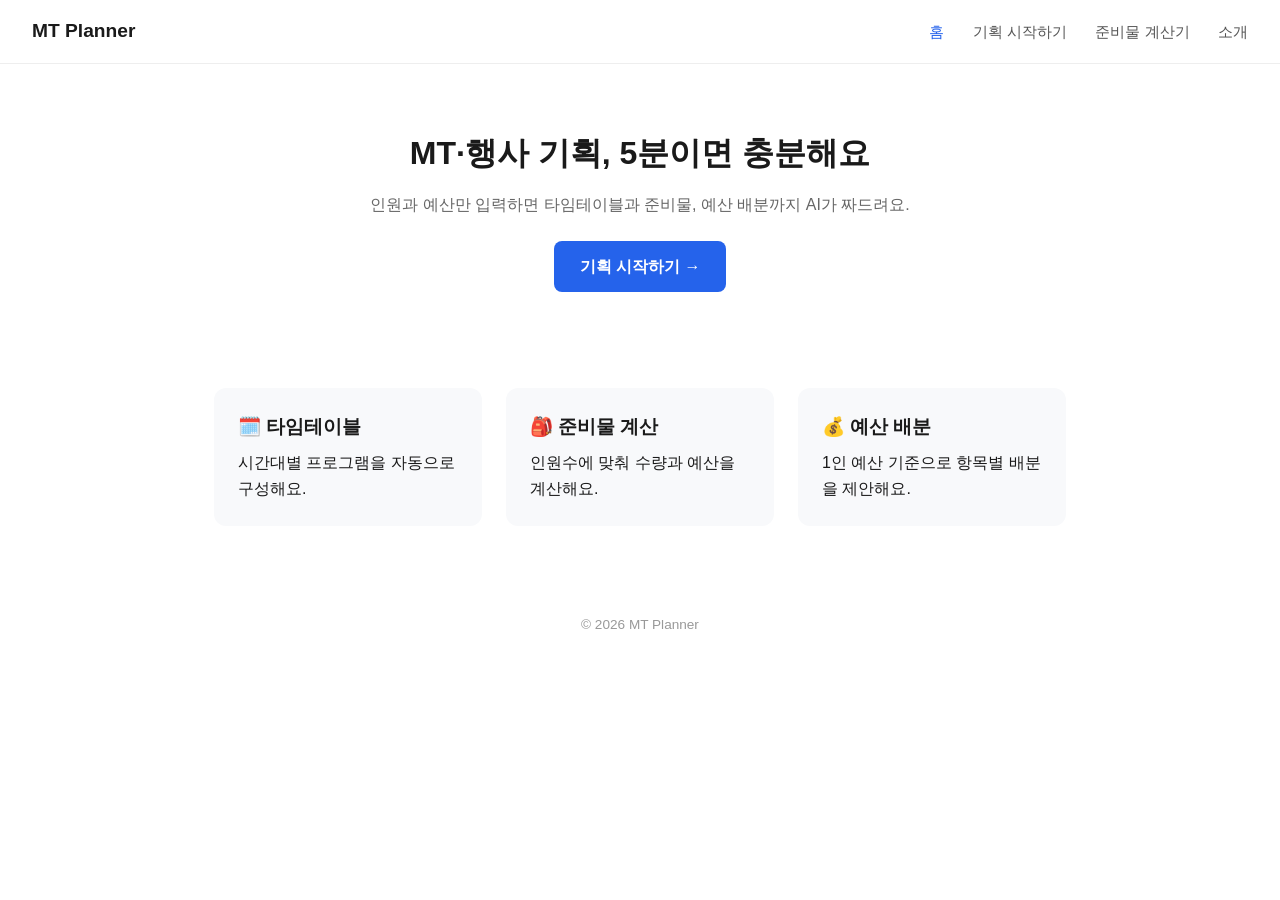
<file: index.html>
<!DOCTYPE html>
<html lang="ko">
<head>
  <meta charset="UTF-8">
  <meta name="viewport" content="width=device-width, initial-scale=1.0">
  <title>MT Planner — 학과 행사 기획 도우미</title>
  <link rel="stylesheet" href="css/style.css">
</head>
<body>

  <header class="nav">
    <a href="index.html" class="logo">MT Planner</a>
    <nav>
      <a href="index.html" class="active">홈</a>
      <a href="plan.html">기획 시작하기</a>
      <a href="checklist.html">준비물 계산기</a>
      <a href="about.html">소개</a>
    </nav>
  </header>

  <main class="hero">
    <h1>MT·행사 기획, 5분이면 충분해요</h1>
    <p>인원과 예산만 입력하면 타임테이블과 준비물, 예산 배분까지 AI가 짜드려요.</p>
    <a href="plan.html" class="btn-primary">기획 시작하기 →</a>
  </main>

  <section class="features">
    <div class="feature-card">
      <h3>🗓️ 타임테이블</h3>
      <p>시간대별 프로그램을 자동으로 구성해요.</p>
    </div>
    <div class="feature-card">
      <h3>🎒 준비물 계산</h3>
      <p>인원수에 맞춰 수량과 예산을 계산해요.</p>
    </div>
    <div class="feature-card">
      <h3>💰 예산 배분</h3>
      <p>1인 예산 기준으로 항목별 배분을 제안해요.</p>
    </div>
  </section>

  <footer>
    <p>&copy; 2026 MT Planner</p>
  </footer>

</body>
</html>
</file>
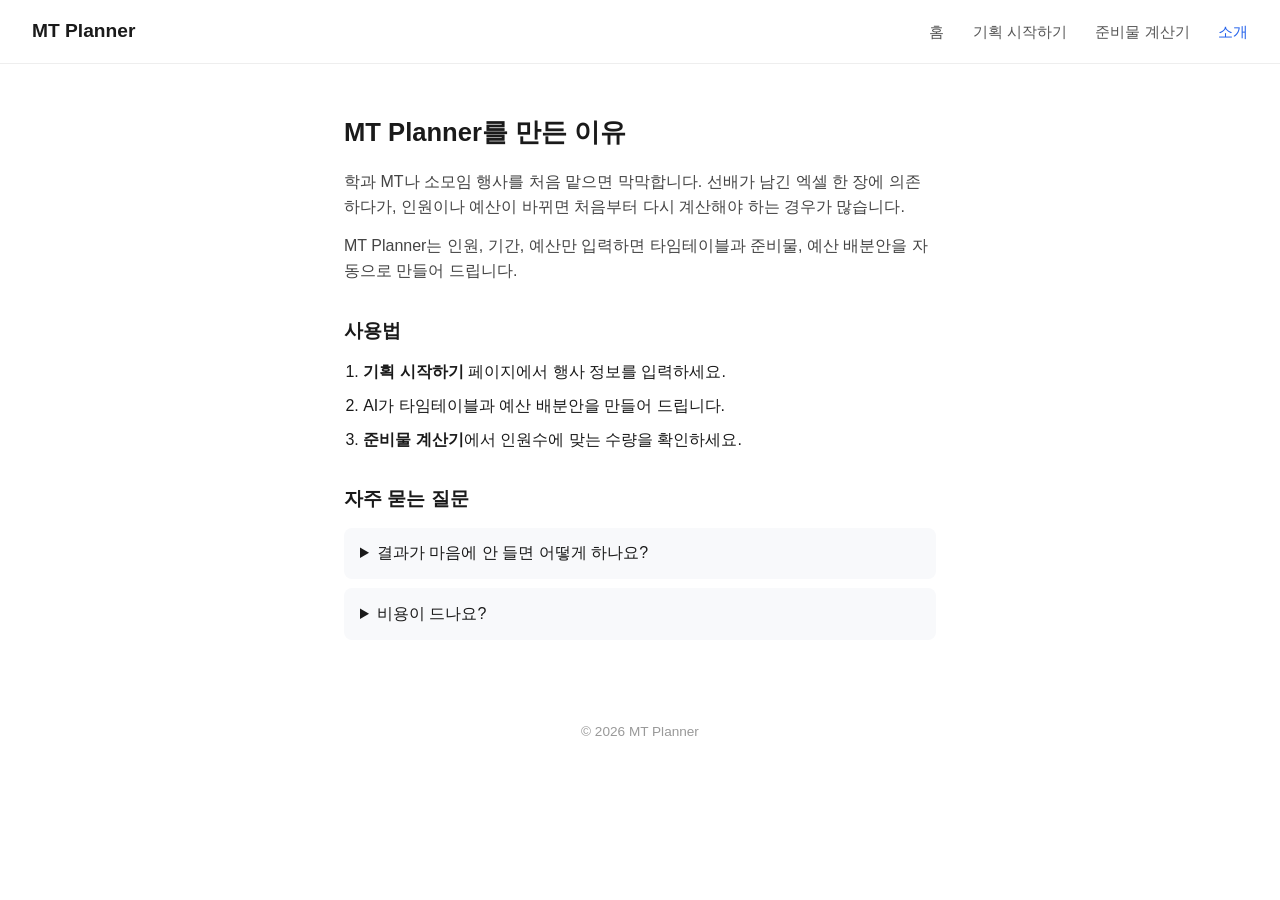
<file: about.html>
<!DOCTYPE html>
<html lang="ko">
<head>
  <meta charset="UTF-8">
  <meta name="viewport" content="width=device-width, initial-scale=1.0">
  <title>소개 — MT Planner</title>
  <link rel="stylesheet" href="css/style.css">
</head>
<body>

  <header class="nav">
    <a href="index.html" class="logo">MT Planner</a>
    <nav>
      <a href="index.html">홈</a>
      <a href="plan.html">기획 시작하기</a>
      <a href="checklist.html">준비물 계산기</a>
      <a href="about.html" class="active">소개</a>
    </nav>
  </header>

  <main class="page-content">
    <h1>MT Planner를 만든 이유</h1>
    <p>학과 MT나 소모임 행사를 처음 맡으면 막막합니다. 선배가 남긴 엑셀 한 장에 의존하다가, 인원이나 예산이 바뀌면 처음부터 다시 계산해야 하는 경우가 많습니다.</p>
    <p>MT Planner는 인원, 기간, 예산만 입력하면 타임테이블과 준비물, 예산 배분안을 자동으로 만들어 드립니다.</p>

    <h2>사용법</h2>
    <ol class="steps">
      <li><strong>기획 시작하기</strong> 페이지에서 행사 정보를 입력하세요.</li>
      <li>AI가 타임테이블과 예산 배분안을 만들어 드립니다.</li>
      <li><strong>준비물 계산기</strong>에서 인원수에 맞는 수량을 확인하세요.</li>
    </ol>

    <h2>자주 묻는 질문</h2>
    <details>
      <summary>결과가 마음에 안 들면 어떻게 하나요?</summary>
      <p>입력값을 바꿔서 다시 시도해 보세요. 컨셉·요청사항 칸에 구체적으로 적을수록 결과가 좋아집니다.</p>
    </details>
    <details>
      <summary>비용이 드나요?</summary>
      <p>서비스 이용은 무료입니다.</p>
    </details>
  </main>

  <footer>
    <p>&copy; 2026 MT Planner</p>
  </footer>

</body>
</html>
</file>
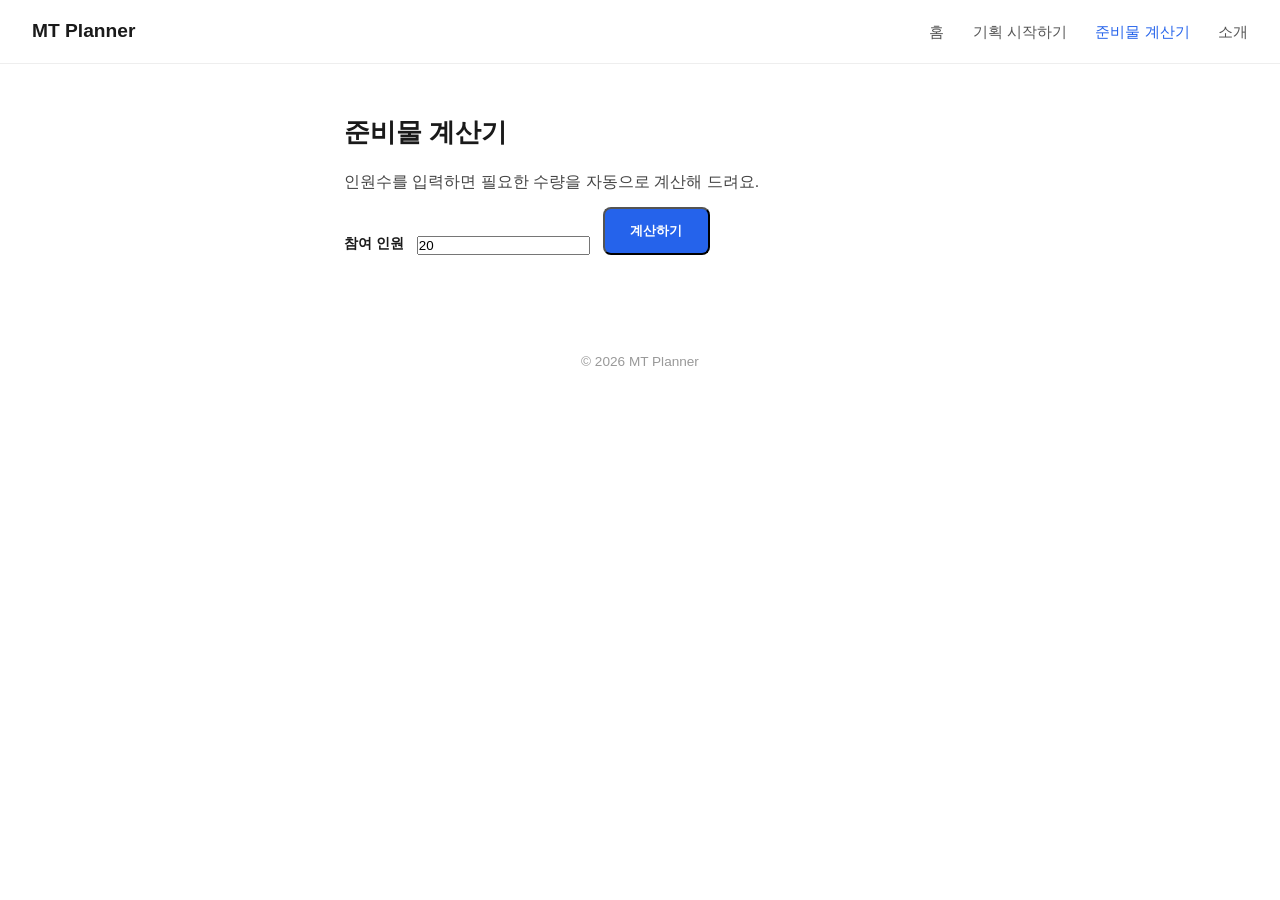
<file: checklist.html>
<!DOCTYPE html>
<html lang="ko">
<head>
  <meta charset="UTF-8">
  <meta name="viewport" content="width=device-width, initial-scale=1.0">
  <title>준비물 계산기 — MT Planner</title>
  <link rel="stylesheet" href="css/style.css">
</head>
<body>

  <header class="nav">
    <a href="index.html" class="logo">MT Planner</a>
    <nav>
      <a href="index.html">홈</a>
      <a href="plan.html">기획 시작하기</a>
      <a href="checklist.html" class="active">준비물 계산기</a>
      <a href="about.html">소개</a>
    </nav>
  </header>

  <main class="page-content">
    <h1>준비물 계산기</h1>
    <p>인원수를 입력하면 필요한 수량을 자동으로 계산해 드려요.</p>

    <div class="form-row">
      <label for="headcount">참여 인원</label>
      <input type="number" id="headcount" min="1" value="20">
      <button id="calcBtn" class="btn-primary">계산하기</button>
    </div>

    <table class="result-table" id="resultTable" hidden>
      <thead>
        <tr><th>품목</th><th>수량</th></tr>
      </thead>
      <tbody id="resultBody"></tbody>
    </table>
  </main>

  <footer>
    <p>&copy; 2026 MT Planner</p>
  </footer>

  <script src="js/checklist.js"></script>
</body>
</html>
</file>
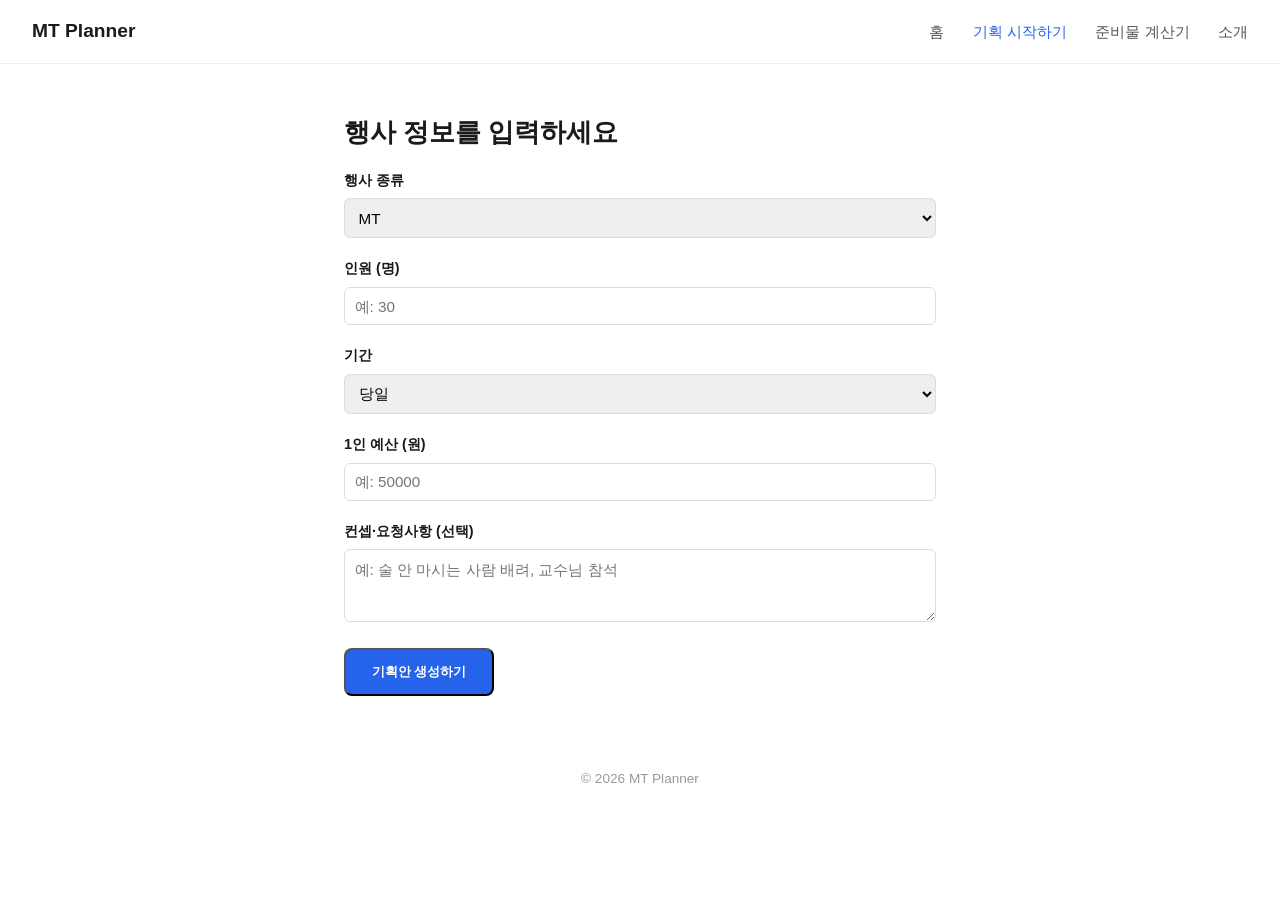
<file: plan.html>
<!DOCTYPE html>
<html lang="ko">
<head>
  <meta charset="UTF-8">
  <meta name="viewport" content="width=device-width, initial-scale=1.0">
  <title>기획 시작하기 — MT Planner</title>
  <link rel="stylesheet" href="css/style.css">
</head>
<body>

  <header class="nav">
    <a href="index.html" class="logo">MT Planner</a>
    <nav>
      <a href="index.html">홈</a>
      <a href="plan.html" class="active">기획 시작하기</a>
      <a href="checklist.html">준비물 계산기</a>
      <a href="about.html">소개</a>
    </nav>
  </header>

  <main class="page-content">
    <h1>행사 정보를 입력하세요</h1>

    <div class="form-group">
      <label for="eventType">행사 종류</label>
      <select id="eventType">
        <option value="MT">MT</option>
        <option value="세미나">세미나</option>
        <option value="답사">답사</option>
        <option value="뒷풀이">뒷풀이</option>
      </select>
    </div>

    <div class="form-group">
      <label for="headcount">인원 (명)</label>
      <input type="number" id="headcount" min="1" placeholder="예: 30">
    </div>

    <div class="form-group">
      <label for="duration">기간</label>
      <select id="duration">
        <option value="당일">당일</option>
        <option value="1박2일">1박2일</option>
        <option value="2박3일">2박3일</option>
      </select>
    </div>

    <div class="form-group">
      <label for="budget">1인 예산 (원)</label>
      <input type="number" id="budget" min="0" placeholder="예: 50000">
    </div>

    <div class="form-group">
      <label for="notes">컨셉·요청사항 (선택)</label>
      <textarea id="notes" rows="3" placeholder="예: 술 안 마시는 사람 배려, 교수님 참석"></textarea>
    </div>

    <button id="generateBtn" class="btn-primary">기획안 생성하기</button>

    <p id="statusMsg" class="status-msg" hidden></p>

    <div id="resultBox" class="result-box" hidden></div>
  </main>

  <footer>
    <p>&copy; 2026 MT Planner</p>
  </footer>

  <script src="js/ai.js"></script>
</body>
</html>
</file>
<file: css/style.css>
* {
  box-sizing: border-box;
  margin: 0;
  padding: 0;
}

body {
  font-family: -apple-system, "Apple SD Gothic Neo", "Malgun Gothic", sans-serif;
  color: #1a1a1a;
  line-height: 1.6;
}

/* 네비게이션 */
.nav {
  display: flex;
  justify-content: space-between;
  align-items: center;
  padding: 1rem 2rem;
  border-bottom: 1px solid #eee;
}

.nav .logo {
  font-weight: 700;
  font-size: 1.2rem;
  text-decoration: none;
  color: #1a1a1a;
}

.nav nav a {
  margin-left: 1.5rem;
  text-decoration: none;
  color: #555;
  font-size: 0.95rem;
}

.nav nav a.active,
.nav nav a:hover {
  color: #2563eb;
}

/* 히어로 */
.hero {
  text-align: center;
  padding: 4rem 1.5rem;
}

.hero h1 {
  font-size: 2rem;
  margin-bottom: 0.8rem;
}

.hero p {
  color: #666;
  margin-bottom: 1.5rem;
}

.btn-primary {
  display: inline-block;
  background: #2563eb;
  color: white;
  padding: 0.8rem 1.6rem;
  border-radius: 8px;
  text-decoration: none;
  font-weight: 600;
}

/* 기능 카드 */
.features {
  display: flex;
  gap: 1.5rem;
  padding: 2rem 1.5rem 4rem;
  max-width: 900px;
  margin: 0 auto;
  flex-wrap: wrap;
  justify-content: center;
}

.feature-card {
  flex: 1;
  min-width: 220px;
  background: #f8f9fb;
  padding: 1.5rem;
  border-radius: 12px;
}

.feature-card h3 {
  margin-bottom: 0.5rem;
}

footer {
  text-align: center;
  padding: 1.5rem;
  color: #999;
  font-size: 0.85rem;
}

/* 반응형: 모바일 */
@media (max-width: 600px) {
  .nav {
    flex-direction: column;
    gap: 0.5rem;
  }
  .nav nav a {
    margin: 0 0.6rem;
  }
  .hero h1 {
    font-size: 1.5rem;
  }
}

/* 내부 페이지 공통 */
.page-content {
  max-width: 640px;
  margin: 0 auto;
  padding: 3rem 1.5rem;
}

.page-content h1 {
  font-size: 1.6rem;
  margin-bottom: 1rem;
}

.page-content h2 {
  font-size: 1.2rem;
  margin: 2rem 0 0.8rem;
}

.page-content p {
  color: #444;
  margin-bottom: 0.8rem;
}

.steps li {
  margin-left: 1.2rem;
  margin-bottom: 0.5rem;
}

details {
  margin-bottom: 0.6rem;
  padding: 0.8rem 1rem;
  background: #f8f9fb;
  border-radius: 8px;
}

/* 폼 */
.form-group {
  margin-bottom: 1.2rem;
}

.form-group label {
  display: block;
  font-weight: 600;
  margin-bottom: 0.4rem;
  font-size: 0.9rem;
}

.form-group input,
.form-group select,
.form-group textarea {
  width: 100%;
  padding: 0.6rem;
  border: 1px solid #ddd;
  border-radius: 6px;
  font-size: 0.95rem;
  font-family: inherit;
}

.form-row {
  display: flex;
  align-items: end;
  gap: 0.8rem;
  margin-bottom: 1.5rem;
}

.form-row label {
  font-weight: 600;
  font-size: 0.9rem;
}

.status-msg {
  margin-top: 1rem;
  padding: 0.7rem 1rem;
  border-radius: 6px;
  background: #eef2ff;
  font-size: 0.9rem;
}

.status-msg.error {
  background: #fee2e2;
  color: #b91c1c;
}

.result-box {
  margin-top: 1.5rem;
  padding: 1rem;
  background: #f8f9fb;
  border-radius: 8px;
}

.result-table {
  width: 100%;
  margin-top: 1.5rem;
  border-collapse: collapse;
}

.result-table th,
.result-table td {
  text-align: left;
  padding: 0.6rem;
  border-bottom: 1px solid #eee;
}
</file>
